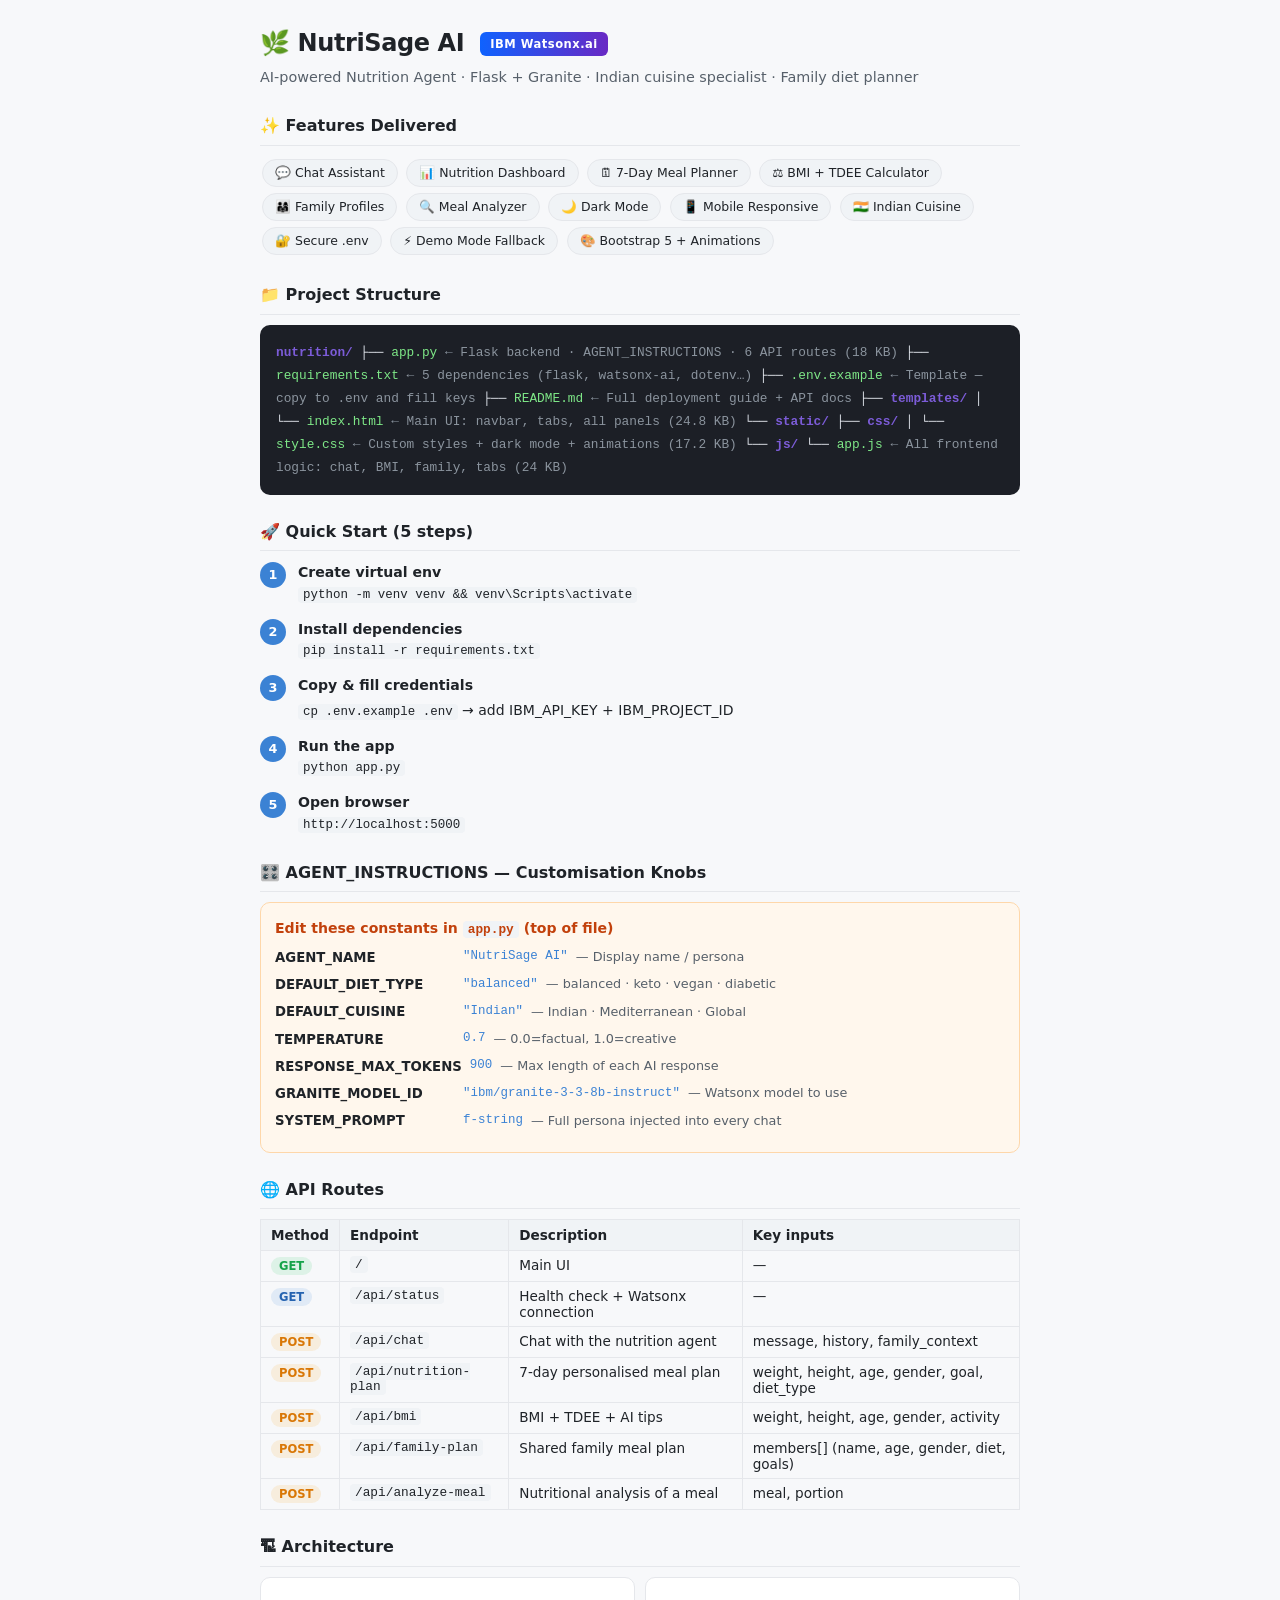
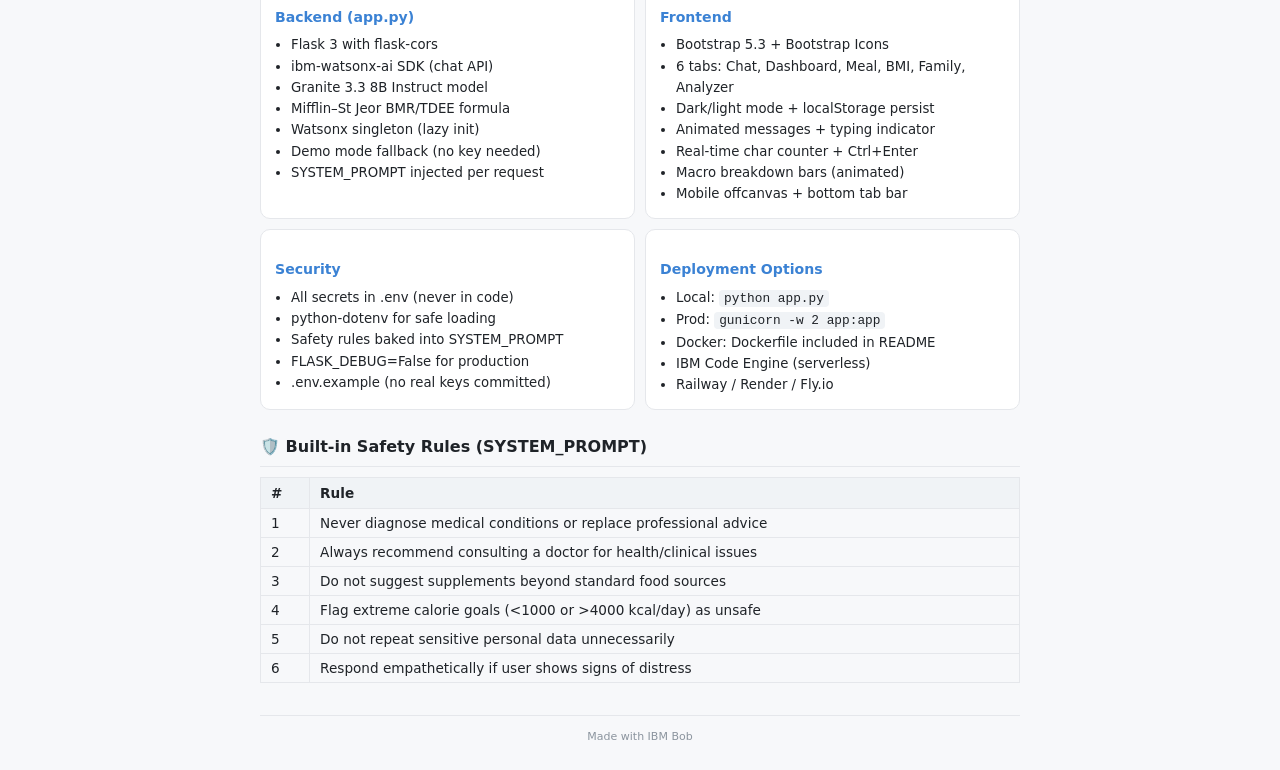
<file: nutrisage-ai-project-summary.html>
<html lang="en">
<head>
<meta charset="UTF-8" />
<meta name="viewport" content="width=device-width,initial-scale=1" />
<title>NutriSage AI — Project Summary</title>
<style>
  *{box-sizing:border-box;margin:0;padding:0}
  body{font-family:-apple-system,"Segoe UI",system-ui,sans-serif;background:#f7f8fa;color:#1f2328;font-size:14px;line-height:1.6;padding:24px}
  .wrap{max-width:760px;margin:0 auto}
  h1{font-size:1.5rem;font-weight:700;letter-spacing:-.4px;margin-bottom:4px}
  .subtitle{color:#57606a;font-size:.9rem;margin-bottom:24px}
  .ibm-badge{display:inline-block;background:linear-gradient(90deg,#0f62fe,#6929c4);color:#fff;font-size:.72rem;font-weight:700;padding:3px 10px;border-radius:6px;letter-spacing:.5px;margin-left:8px;vertical-align:middle}
  h2{font-size:1rem;font-weight:700;margin:24px 0 10px;padding-bottom:6px;border-bottom:1px solid #e5e7eb;color:#1f2328}
  h3{font-size:.88rem;font-weight:700;color:#3b82d4;margin:14px 0 6px}
  .grid{display:grid;grid-template-columns:1fr 1fr;gap:10px;margin-bottom:16px}
  .card{background:#fff;border:1px solid #e5e7eb;border-radius:10px;padding:14px}
  .file-tree{background:#1c1f26;color:#e6eaf1;border-radius:10px;padding:16px;font-family:"Courier New",monospace;font-size:.8rem;line-height:1.8;margin-bottom:16px}
  .file-tree .dir{color:#7c5cd8;font-weight:700}
  .file-tree .file{color:#7ee787}
  .file-tree .note{color:#8b949e}
  table{width:100%;border-collapse:collapse;font-size:.85rem;margin-bottom:16px}
  th{background:#f0f3f6;font-weight:600;padding:7px 10px;text-align:left;border:1px solid #e5e7eb}
  td{padding:6px 10px;border:1px solid #e5e7eb;vertical-align:top}
  .badge{display:inline-block;padding:2px 8px;border-radius:12px;font-size:.72rem;font-weight:600}
  .badge-blue{background:rgba(59,130,212,.12);color:#2563b0}
  .badge-green{background:rgba(34,197,94,.12);color:#16a34a}
  .badge-amber{background:rgba(245,158,11,.12);color:#d97706}
  .badge-purple{background:rgba(124,92,216,.12);color:#7c5cd8}
  code{background:#f0f3f6;padding:1px 5px;border-radius:4px;font-size:.8rem;font-family:"Courier New",monospace}
  .step{display:flex;gap:12px;align-items:flex-start;margin-bottom:12px}
  .step-num{width:26px;height:26px;border-radius:50%;background:#3b82d4;color:#fff;font-weight:700;font-size:.8rem;display:flex;align-items:center;justify-content:center;flex-shrink:0;margin-top:1px}
  .step-body{flex:1}
  .step-body strong{display:block;margin-bottom:2px;font-size:.88rem}
  .step-body code{font-size:.78rem}
  .agent-block{background:#fff7ed;border:1px solid #fed7aa;border-radius:10px;padding:14px;margin-bottom:16px}
  .agent-block h3{color:#c2410c;margin-top:0}
  .knob-row{display:flex;align-items:center;gap:8px;margin-bottom:6px;font-size:.83rem}
  .knob-name{font-weight:700;color:#1f2328;min-width:180px}
  .knob-val{color:#3b82d4;font-family:"Courier New",monospace;font-size:.78rem}
  .feature-pill{display:inline-block;background:#f0f3f6;border:1px solid #e5e7eb;border-radius:20px;padding:3px 12px;font-size:.78rem;margin:3px 2px;color:#1f2328}
  footer{margin-top:32px;padding-top:12px;border-top:1px solid #e5e7eb;text-align:center;color:#8b949e;font-size:11px}
</style>
</head>
<body>
<div class="wrap">

  <h1>🌿 NutriSage AI <span class="ibm-badge">IBM Watsonx.ai</span></h1>
  <p class="subtitle">AI-powered Nutrition Agent · Flask + Granite · Indian cuisine specialist · Family diet planner</p>

  
  <h2>✨ Features Delivered</h2>
  <div style="margin-bottom:16px">
    <span class="feature-pill">💬 Chat Assistant</span>
    <span class="feature-pill">📊 Nutrition Dashboard</span>
    <span class="feature-pill">🗓 7-Day Meal Planner</span>
    <span class="feature-pill">⚖️ BMI + TDEE Calculator</span>
    <span class="feature-pill">👨‍👩‍👧 Family Profiles</span>
    <span class="feature-pill">🔍 Meal Analyzer</span>
    <span class="feature-pill">🌙 Dark Mode</span>
    <span class="feature-pill">📱 Mobile Responsive</span>
    <span class="feature-pill">🇮🇳 Indian Cuisine</span>
    <span class="feature-pill">🔐 Secure .env</span>
    <span class="feature-pill">⚡ Demo Mode Fallback</span>
    <span class="feature-pill">🎨 Bootstrap 5 + Animations</span>
  </div>

  
  <h2>📁 Project Structure</h2>
  <div class="file-tree">
<span class="dir">nutrition/</span>
├── <span class="file">app.py</span>              <span class="note">← Flask backend · AGENT_INSTRUCTIONS · 6 API routes (18 KB)</span>
├── <span class="file">requirements.txt</span>    <span class="note">← 5 dependencies (flask, watsonx-ai, dotenv…)</span>
├── <span class="file">.env.example</span>        <span class="note">← Template — copy to .env and fill keys</span>
├── <span class="file">README.md</span>           <span class="note">← Full deployment guide + API docs</span>
├── <span class="dir">templates/</span>
│   └── <span class="file">index.html</span>       <span class="note">← Main UI: navbar, tabs, all panels (24.8 KB)</span>
└── <span class="dir">static/</span>
    ├── <span class="dir">css/</span>
    │   └── <span class="file">style.css</span>    <span class="note">← Custom styles + dark mode + animations (17.2 KB)</span>
    └── <span class="dir">js/</span>
        └── <span class="file">app.js</span>       <span class="note">← All frontend logic: chat, BMI, family, tabs (24 KB)</span>
  </div>

  
  <h2>🚀 Quick Start (5 steps)</h2>
  <div class="step"><div class="step-num">1</div><div class="step-body"><strong>Create virtual env</strong><code>python -m venv venv &amp;&amp; venv\Scripts\activate</code></div></div>
  <div class="step"><div class="step-num">2</div><div class="step-body"><strong>Install dependencies</strong><code>pip install -r requirements.txt</code></div></div>
  <div class="step"><div class="step-num">3</div><div class="step-body"><strong>Copy &amp; fill credentials</strong><code>cp .env.example .env</code> → add IBM_API_KEY + IBM_PROJECT_ID</div></div>
  <div class="step"><div class="step-num">4</div><div class="step-body"><strong>Run the app</strong><code>python app.py</code></div></div>
  <div class="step"><div class="step-num">5</div><div class="step-body"><strong>Open browser</strong><code>http://localhost:5000</code></div></div>

  
  <h2>🎛️ AGENT_INSTRUCTIONS — Customisation Knobs</h2>
  <div class="agent-block">
    <h3>Edit these constants in <code>app.py</code> (top of file)</h3>
    <div class="knob-row"><span class="knob-name">AGENT_NAME</span><span class="knob-val">"NutriSage AI"</span><span style="color:#57606a;font-size:.8rem">— Display name / persona</span></div>
    <div class="knob-row"><span class="knob-name">DEFAULT_DIET_TYPE</span><span class="knob-val">"balanced"</span><span style="color:#57606a;font-size:.8rem">— balanced · keto · vegan · diabetic</span></div>
    <div class="knob-row"><span class="knob-name">DEFAULT_CUISINE</span><span class="knob-val">"Indian"</span><span style="color:#57606a;font-size:.8rem">— Indian · Mediterranean · Global</span></div>
    <div class="knob-row"><span class="knob-name">TEMPERATURE</span><span class="knob-val">0.7</span><span style="color:#57606a;font-size:.8rem">— 0.0=factual, 1.0=creative</span></div>
    <div class="knob-row"><span class="knob-name">RESPONSE_MAX_TOKENS</span><span class="knob-val">900</span><span style="color:#57606a;font-size:.8rem">— Max length of each AI response</span></div>
    <div class="knob-row"><span class="knob-name">GRANITE_MODEL_ID</span><span class="knob-val">"ibm/granite-3-3-8b-instruct"</span><span style="color:#57606a;font-size:.8rem">— Watsonx model to use</span></div>
    <div class="knob-row"><span class="knob-name">SYSTEM_PROMPT</span><span class="knob-val">f-string</span><span style="color:#57606a;font-size:.8rem">— Full persona injected into every chat</span></div>
  </div>

  
  <h2>🌐 API Routes</h2>
  <table>
    <tr><th>Method</th><th>Endpoint</th><th>Description</th><th>Key inputs</th></tr>
    <tr><td><span class="badge badge-green">GET</span></td><td><code>/</code></td><td>Main UI</td><td>—</td></tr>
    <tr><td><span class="badge badge-blue">GET</span></td><td><code>/api/status</code></td><td>Health check + Watsonx connection</td><td>—</td></tr>
    <tr><td><span class="badge badge-amber">POST</span></td><td><code>/api/chat</code></td><td>Chat with the nutrition agent</td><td>message, history, family_context</td></tr>
    <tr><td><span class="badge badge-amber">POST</span></td><td><code>/api/nutrition-plan</code></td><td>7-day personalised meal plan</td><td>weight, height, age, gender, goal, diet_type</td></tr>
    <tr><td><span class="badge badge-amber">POST</span></td><td><code>/api/bmi</code></td><td>BMI + TDEE + AI tips</td><td>weight, height, age, gender, activity</td></tr>
    <tr><td><span class="badge badge-amber">POST</span></td><td><code>/api/family-plan</code></td><td>Shared family meal plan</td><td>members[] (name, age, gender, diet, goals)</td></tr>
    <tr><td><span class="badge badge-amber">POST</span></td><td><code>/api/analyze-meal</code></td><td>Nutritional analysis of a meal</td><td>meal, portion</td></tr>
  </table>

  
  <h2>🏗 Architecture</h2>
  <div class="grid">
    <div class="card">
      <h3>Backend (app.py)</h3>
      <ul style="padding-left:16px;font-size:.83rem">
        <li>Flask 3 with flask-cors</li>
        <li>ibm-watsonx-ai SDK (chat API)</li>
        <li>Granite 3.3 8B Instruct model</li>
        <li>Mifflin–St Jeor BMR/TDEE formula</li>
        <li>Watsonx singleton (lazy init)</li>
        <li>Demo mode fallback (no key needed)</li>
        <li>SYSTEM_PROMPT injected per request</li>
      </ul>
    </div>
    <div class="card">
      <h3>Frontend</h3>
      <ul style="padding-left:16px;font-size:.83rem">
        <li>Bootstrap 5.3 + Bootstrap Icons</li>
        <li>6 tabs: Chat, Dashboard, Meal, BMI, Family, Analyzer</li>
        <li>Dark/light mode + localStorage persist</li>
        <li>Animated messages + typing indicator</li>
        <li>Real-time char counter + Ctrl+Enter</li>
        <li>Macro breakdown bars (animated)</li>
        <li>Mobile offcanvas + bottom tab bar</li>
      </ul>
    </div>
    <div class="card">
      <h3>Security</h3>
      <ul style="padding-left:16px;font-size:.83rem">
        <li>All secrets in .env (never in code)</li>
        <li>python-dotenv for safe loading</li>
        <li>Safety rules baked into SYSTEM_PROMPT</li>
        <li>FLASK_DEBUG=False for production</li>
        <li>.env.example (no real keys committed)</li>
      </ul>
    </div>
    <div class="card">
      <h3>Deployment Options</h3>
      <ul style="padding-left:16px;font-size:.83rem">
        <li>Local: <code>python app.py</code></li>
        <li>Prod: <code>gunicorn -w 2 app:app</code></li>
        <li>Docker: Dockerfile included in README</li>
        <li>IBM Code Engine (serverless)</li>
        <li>Railway / Render / Fly.io</li>
      </ul>
    </div>
  </div>

  
  <h2>🛡️ Built-in Safety Rules (SYSTEM_PROMPT)</h2>
  <table>
    <tr><th>#</th><th>Rule</th></tr>
    <tr><td>1</td><td>Never diagnose medical conditions or replace professional advice</td></tr>
    <tr><td>2</td><td>Always recommend consulting a doctor for health/clinical issues</td></tr>
    <tr><td>3</td><td>Do not suggest supplements beyond standard food sources</td></tr>
    <tr><td>4</td><td>Flag extreme calorie goals (&lt;1000 or &gt;4000 kcal/day) as unsafe</td></tr>
    <tr><td>5</td><td>Do not repeat sensitive personal data unnecessarily</td></tr>
    <tr><td>6</td><td>Respond empathetically if user shows signs of distress</td></tr>
  </table>

  <footer>Made with IBM Bob</footer>
</div>
</body>
</html>
</file>
